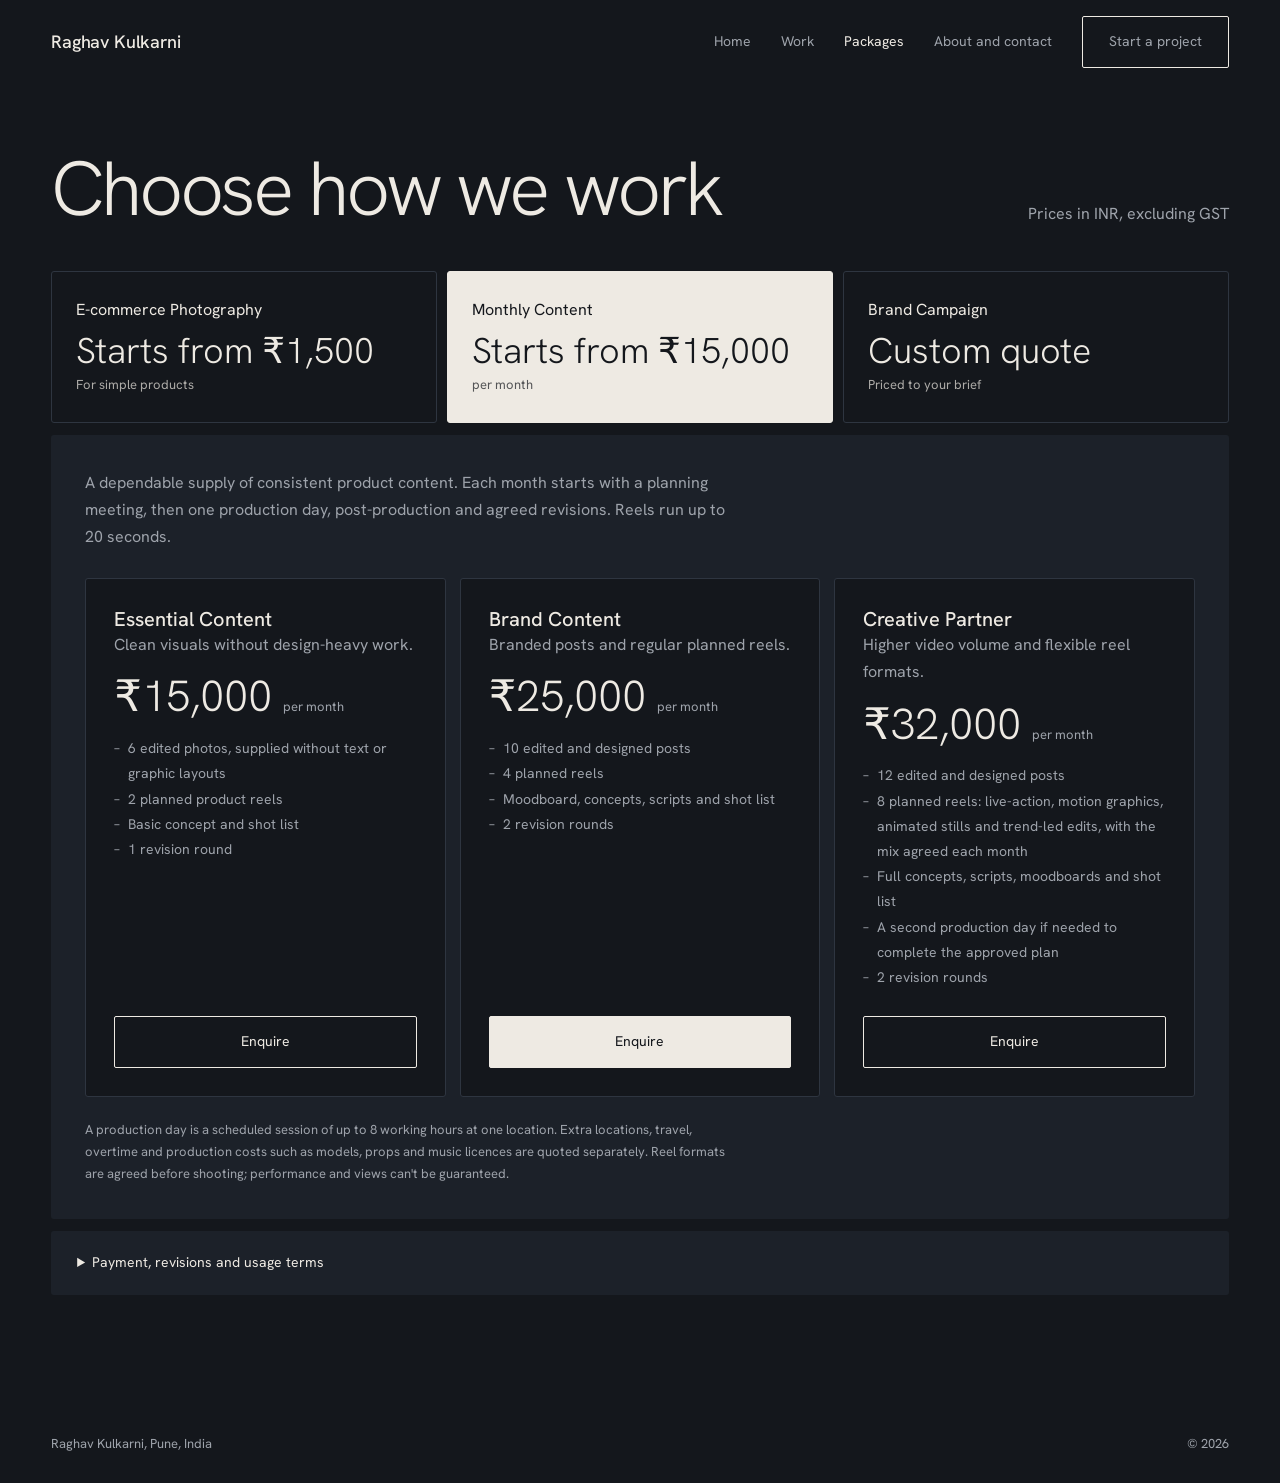
<file: packages.html>
<!DOCTYPE html><html lang="en"><head><meta charset="UTF-8"><meta name="viewport" content="width=device-width,initial-scale=1"><meta name="theme-color" content="#14171C"><link rel="icon" type="image/png" href="logo.png?v=1"><link rel="apple-touch-icon" href="logo.png?v=1"><script>document.documentElement.className="js"</script><link rel="preconnect" href="https://fonts.googleapis.com"><link rel="preconnect" href="https://fonts.gstatic.com" crossorigin><link href="https://fonts.googleapis.com/css2?family=Hanken+Grotesk:wght@300;400;500&display=swap" rel="stylesheet"><link rel="stylesheet" href="style.css?v=4"><title>Packages and prices - Raghav Kulkarni, Product Photographer in Pune</title><meta name="description" content="E-commerce photography from ₹1,500, monthly content from ₹15,000 and custom brand campaigns. Prices in INR, excluding GST."><link rel="canonical" href="https://raghavkulkarni.in/packages.html"></head><body><main>
<section class="sec pg"><div class="hd"><h2 data-r>Choose how we work</h2><p>Prices in INR, excluding GST</p></div><div data-r>
<div class="ptabs" role="tablist">
<button role="tab" aria-selected="false" data-p="pkgEcom">E-commerce Photography<b>Starts from ₹1,500</b><small>For simple products</small></button>
<button class="on" role="tab" aria-selected="true" data-p="pkgMonthly">Monthly Content<b>Starts from ₹15,000</b><small>per month</small></button>
<button role="tab" aria-selected="false" data-p="pkgCampaign">Brand Campaign<b>Custom quote</b><small>Priced to your brief</small></button></div>

<div class="pan" id="pkgEcom" role="tabpanel" hidden>
<p class="intro">Clean, accurate and consistent photos for online shops, marketplaces and catalogues. These rates are for simple products. Only the angles your product needs are shot, so a two-sided item doesn't pay for four views.</p>
<div class="cols"><div><h4>Rates per product</h4>
<div class="rt"><span>2 angles, 2 edited images</span><span>₹400</span></div><div class="rt"><span>4 angles, 4 edited images</span><span>₹500</span></div><div class="rt"><span>Minimum booking</span><span>₹1,500</span></div>
<ul class="l" style="margin-top:14px"><li>Consistent background, placement, exposure and framing</li><li>Dust and blemish clean-up, colour and exposure correction</li><li>Full-resolution JPEGs, plus web-ready sizes if requested</li><li>File names based on your SKU list</li></ul></div>
<div><h4>Quoted separately</h4><ul class="l"><li>Reflective or intricate jewellery</li><li>Transparent or difficult metal products</li><li>Compositing and heavy retouching</li><li>Clothing on models or mannequins</li><li>Food styling and complex packaging</li><li>Set design, extra creative shots and outside locations</li></ul></div></div>
<p class="note">Rates apply to simple products on a clean white or neutral background. Jewellery, reflective or hard-to-shoot products take more time and are priced differently, so prices can vary. Send a few photos or your product list and I'll quote it. High-volume jobs can also be quoted separately.</p>
<div class="acts"><a class="btn p" data-enq="E-commerce Photography">Enquire</a><a class="btn" href="work.html#ecommerce">See e-commerce work</a></div></div>

<div class="pan" id="pkgMonthly" role="tabpanel">
<p class="intro">A dependable supply of consistent product content. Each month starts with a planning meeting, then one production day, post-production and agreed revisions. Reels run up to 20 seconds.</p>
<div class="tiers">
<div class="tier"><h3>Essential Content</h3><p class="mut">Clean visuals without design-heavy work.</p><div class="pr">₹15,000 <small>per month</small></div><ul class="l"><li>6 edited photos, supplied without text or graphic layouts</li><li>2 planned product reels</li><li>Basic concept and shot list</li><li>1 revision round</li></ul><a class="btn" data-enq="the Essential Content monthly package">Enquire</a></div>
<div class="tier"><h3>Brand Content</h3><p class="mut">Branded posts and regular planned reels.</p><div class="pr">₹25,000 <small>per month</small></div><ul class="l"><li>10 edited and designed posts</li><li>4 planned reels</li><li>Moodboard, concepts, scripts and shot list</li><li>2 revision rounds</li></ul><a class="btn p" data-enq="the Brand Content monthly package">Enquire</a></div>
<div class="tier"><h3>Creative Partner</h3><p class="mut">Higher video volume and flexible reel formats.</p><div class="pr">₹32,000 <small>per month</small></div><ul class="l"><li>12 edited and designed posts</li><li>8 planned reels: live-action, motion graphics, animated stills and trend-led edits, with the mix agreed each month</li><li>Full concepts, scripts, moodboards and shot list</li><li>A second production day if needed to complete the approved plan</li><li>2 revision rounds</li></ul><a class="btn" data-enq="the Creative Partner monthly package">Enquire</a></div></div>
<p class="note">A production day is a scheduled session of up to 8 working hours at one location. Extra locations, travel, overtime and production costs such as models, props and music licences are quoted separately. Reel formats are agreed before shooting; performance and views can't be guaranteed.</p></div>

<div class="pan" id="pkgCampaign" role="tabpanel" hidden>
<p class="intro">Concept-driven advertising for launches, new collections and hero products. There is no fixed package: every campaign is quoted to its brief and can be small or large.</p>
<div class="cols"><div><h4>What a campaign can include</h4><ul class="l"><li>Discovery meeting and campaign briefing</li><li>Custom concept, references and moodboard</li><li>Art direction: palette, backgrounds, styling, props and lighting</li><li>Hero product photography with advanced retouching</li><li>Website banners and ad creatives, where commissioned</li><li>Short product films or reels, when included in the quote</li><li>Original raw photo files and video clips from the shoot</li></ul></div>
<div><h4>What your quote spells out</h4><ul class="l"><li>Number of products and concept complexity</li><li>Image and video deliverables, with sizes and formats</li><li>Shoot days, locations and review rounds</li><li>Models, stylists, sets and props, if needed</li><li>Delivery timeline, any licensing fees and tax</li></ul></div></div>
<div class="acts"><a class="btn p" data-enq="a Brand Campaign">Request a quote</a></div></div>

<details class="terms"><summary>Payment, revisions and usage terms</summary><ul>
<li>Monthly plans are paid 100% in advance for each month.</li>
<li>E-commerce and campaign bookings: a 50% advance confirms the booking, and the balance is due before final high-resolution files are released.</li>
<li>GST and approved production expenses are additional.</li>
<li>A revision round is one consolidated list of reasonable changes from your single point of contact. New concepts and reshoots are quoted separately.</li>
<li>After full payment you may use the final images and reels for your own marketing, website, e-commerce listings, and organic and paid social, worldwide with no end date.</li>
<li>Campaign shoots include the original raw photo files and camera video clips from the shoot, supplied as captured. Edit timelines, working project files, fonts, stock and licensed music are not included.</li>
<li>I may show the work in my portfolio and promotion. Unreleased work is shown only after your launch or with your written approval.</li>
<li>Content creation doesn't include posting, account management or ad spend. A signed quote or written approval overrides this summary.</li></ul></details></div></section>
</main><script src="data.js?v=4"></script><script src="main.js?v=4"></script></body></html>
</file>
<file: style.css>
:root{--bg:#14171C;--mid:#0C1118;--gr:#1C2129;--ln:#2E3540;--tx:#EEEAE3;--st:#9EA3AB;--pp:#E8E4DC;--sky:#7DC3EE;--ds:#1F5F9C;--fd:"Hanken Grotesk",system-ui,sans-serif;--fs:"Hanken Grotesk",system-ui,sans-serif;--e:cubic-bezier(.2,.7,.2,1)}
@view-transition{navigation:auto}
*{margin:0;padding:0;box-sizing:border-box}
html{scroll-behavior:smooth}
body{background:var(--bg);color:var(--tx);font:400 16px/1.7 var(--fs);-webkit-font-smoothing:antialiased;overflow-x:hidden}
body.m{overflow:hidden}
a{color:inherit;text-decoration:none}img{display:block;max-width:100%}button{font:inherit;color:inherit;background:none;border:0;cursor:pointer}
:focus-visible{outline:2px solid var(--sky);outline-offset:3px}
h1,h2{font-family:var(--fd);font-weight:300;line-height:1;letter-spacing:-.04em}
h2{font-size:clamp(40px,6vw,88px)}h3{font-weight:500;font-size:20px;line-height:1.2}
.sec{padding:110px 4vw}.pg{padding-top:150px}.pp{background:var(--pp);color:var(--bg)}.mid{background:var(--mid)}
.hd{display:flex;justify-content:space-between;align-items:flex-end;gap:30px;flex-wrap:wrap;margin-bottom:44px}
.hd p,.mut{color:var(--st)}.acts{display:flex;gap:12px;flex-wrap:wrap;margin-top:30px}
/* nav */
.nav{position:fixed;top:0;left:0;right:0;z-index:40;display:flex;justify-content:space-between;align-items:center;padding:16px 4vw;transition:transform .5s var(--e),background .4s}
.nav.sc{background:rgba(20,23,28,.95)}.nav.hd{transform:translateY(-100%)}.nav>a{font:500 18px var(--fs);letter-spacing:-.01em;position:relative;z-index:61}
.nav nav{display:flex;align-items:center;gap:30px;font-size:14px;color:var(--st)}
.nav nav a:not(.btn):hover,.nav nav a.on{color:var(--tx)}.mb{display:none;position:relative;z-index:61;font-size:14px}
/* buttons */
.btn{position:relative;display:inline-block;overflow:hidden;padding:13px 26px;border:1px solid var(--tx);font-size:14px;border-radius:2px;z-index:0;transition:color .4s,border-color .4s;text-align:center}
.btn:before{content:"";position:absolute;inset:0;background:var(--sky);transform:translateY(101%);transition:transform .45s var(--e);z-index:-1}
.btn:hover:before{transform:none}.btn:hover{color:var(--bg);border-color:var(--sky)}.btn.p{background:var(--tx);color:var(--bg)}
/* reveals */
.js [data-r]{opacity:0;transform:translateY(26px);transition:opacity .9s var(--e) var(--w,0s),transform .9s var(--e) var(--w,0s)}
.js [data-r].in{opacity:1;transform:none}
.rv{overflow:hidden;background:var(--gr)}
.js .rv{opacity:0;clip-path:inset(18% 0 0 0);transition:opacity .9s var(--e) var(--w,0s),clip-path 1.3s var(--e) var(--w,0s)}
.js .rv.in{opacity:1;clip-path:inset(0)}
.rv img{width:100%;height:100%;object-fit:cover;transition:transform 1.4s var(--e) var(--w,0s)}
.js .rv img{transform:scale(1.18)}.js .rv.in img{transform:none}.js .rv.in:hover img{transform:scale(1.045);transition:transform .9s var(--e)}
.mk{display:block;overflow:hidden;padding-bottom:.14em}
.js .mk>span{display:block;transform:translateY(112%);transition:transform 1.2s var(--e) var(--w,0s)}.js.go .mk>span{transform:none}
#intro{position:fixed;inset:0;z-index:100;cursor:pointer}
#intro .pt,#intro .pb{position:absolute;left:0;right:0;background:var(--mid);transition:transform 1s var(--e)}
#intro .pt{top:0;z-index:2}#intro .pb{bottom:0}
#intro.up .pt{transform:translateY(-100%)}#intro.up .pb{transform:translateY(100%)}
.lc{position:absolute;left:0;top:0;width:100%;display:grid;place-items:center}
.il{display:block;height:clamp(60px,12vw,110px);width:auto;max-width:56vw;object-fit:contain;animation:lg .6s var(--e) .05s both}
.if{position:absolute;left:0;top:0;overflow:visible}
.if path{fill:none;stroke:var(--sky);stroke-width:1.5;stroke-dasharray:1;stroke-dashoffset:1;animation:dr 1.3s cubic-bezier(.6,.05,.3,1) .3s forwards}
@keyframes lg{from{opacity:0;transform:scale(.92)}}@keyframes dr{to{stroke-dashoffset:0}}@keyframes fi{from{opacity:0;transform:translateY(14px)}}
/* hero */
.hero{min-height:100vh;padding:130px 4vw 80px}
.hero h1{font-size:clamp(68px,14vw,230px);line-height:.9;letter-spacing:-.05em}
.role{margin-top:26px;font:500 clamp(18px,2.2vw,30px)/1.3 var(--fs)}.hero .l{margin-top:10px;max-width:520px;color:var(--st)}
.tiles{display:grid;grid-template-columns:1.5fr 1fr 1fr .85fr;gap:12px;margin-top:64px;align-items:start}
.tiles a:nth-child(2){margin-top:44px}.tiles a:nth-child(3){margin-top:88px}.tiles a:nth-child(4){margin-top:24px}
.tiles .rv{aspect-ratio:3/4}.tiles span{display:block;margin-top:10px;font-size:13px;color:var(--st);transition:color .3s}.tiles a:hover span{color:var(--sky)}
.stw{font:300 clamp(30px,4.6vw,68px)/1.12 var(--fd);max-width:1100px;letter-spacing:-.03em}
.stw span{opacity:.18;transition:opacity .6s var(--e) calc(var(--i)*40ms)}.stw.in span{opacity:1}
/* grid */
.g{columns:3;column-gap:14px;transition:opacity .25s,transform .25s}.g.out{opacity:0;transform:translateY(12px)}
.g>.rv{break-inside:avoid;margin-bottom:14px;min-height:140px;cursor:zoom-in;border-radius:3px}.g img{height:auto}
.tabs{display:flex;gap:8px;flex-wrap:wrap;margin-bottom:30px}
.tabs button{padding:10px 20px;border:1px solid var(--ln);border-radius:2px;font-size:14px;transition:background .3s,color .3s,border-color .3s}
.tabs button:hover{border-color:var(--sky)}.tabs button.on{background:var(--sky);color:var(--bg);border-color:var(--sky)}
/* film, clients, process */
.film{position:relative;aspect-ratio:16/9;cursor:pointer;border-radius:3px}.film span{position:absolute;z-index:2;left:22px;bottom:20px;background:var(--sky);color:var(--bg);padding:9px 18px;font-size:14px;border-radius:2px}
.mq{overflow:hidden}.mt{display:flex;width:max-content;animation:mq 45s linear infinite}.mq:hover .mt,.mq:focus-within .mt{animation-play-state:paused}
@keyframes mq{to{transform:translateX(-25%)}}
.lg{position:relative;flex:none;width:170px;height:84px;margin-right:16px;background:#fff;border-radius:4px}
.lg img{position:absolute;inset:14px;width:calc(100% - 28px);height:calc(100% - 28px);object-fit:contain}
.lgs{display:grid;grid-template-columns:repeat(6,1fr);gap:12px}.lgs .lg{width:auto;height:auto;aspect-ratio:3/2;margin:0}.lgs .lg:hover{box-shadow:0 0 0 2px var(--ds)}
.steps,.pks,.qs,.tiers{display:grid;grid-template-columns:repeat(3,1fr);gap:14px}.steps{grid-template-columns:repeat(4,1fr);gap:28px}
.steps div{border-top:1px solid var(--ln);padding-top:18px}.steps b{font-size:14px;color:var(--sky);font-weight:400}.steps h3{margin:6px 0 8px}.steps p{font-size:14px;color:var(--st)}
.pk{display:block;padding:30px;background:var(--gr);border:1px solid var(--ln);border-radius:3px;transition:transform .5s var(--e),border-color .4s}.pk:hover{transform:translateY(-6px);border-color:var(--sky)}
.pk b{display:block;font:300 clamp(28px,3vw,40px) var(--fd);margin-top:16px}.pk p{color:var(--st);font-size:14px}
.q{border-top:1px solid var(--ln);padding-top:16px}.q p{font:300 24px/1.3 var(--fd)}.q span{font-size:14px;color:var(--st)}
.cta{background:var(--sky);color:var(--bg);padding:120px 4vw}.cta h2{max-width:1000px}.cta p{margin-top:18px;max-width:520px}
.cta .btn{border-color:var(--bg)}.cta .btn:before{background:var(--bg)}.cta .btn:hover{color:var(--sky);border-color:var(--bg)}.cta .btn.p{background:var(--bg);color:var(--tx)}
/* packages */
.ptabs{display:grid;grid-template-columns:repeat(3,1fr);gap:10px;margin-bottom:12px}
.ptabs button{text-align:left;padding:24px;border:1px solid var(--ln);border-radius:3px;transition:background .4s,border-color .4s}.ptabs button:hover{border-color:var(--sky)}
.ptabs button.on{background:var(--tx);color:var(--bg);border-color:var(--tx)}.ptabs b{display:block;font:300 clamp(26px,2.8vw,38px)/1.1 var(--fd);margin-top:8px}.ptabs small{font-size:13px;opacity:.7}
.pan{padding:34px;background:var(--gr);border-radius:3px}.pan[hidden]{display:none}.pan:not([hidden]){animation:fi .7s var(--e)}.intro{max-width:660px;color:var(--st)}
.tiers{margin-top:28px}.tier{display:flex;flex-direction:column;padding:28px;background:var(--bg);border:1px solid var(--ln);border-radius:3px;transition:transform .5s var(--e),border-color .4s}.tier:hover{transform:translateY(-6px);border-color:var(--sky)}
.tier .pr{font:300 clamp(34px,3.4vw,46px)/1.1 var(--fd);margin-top:14px}.tier .pr small{font:400 13px var(--fs);color:var(--st)}.tier ul{margin:16px 0 26px}.tier .btn{margin-top:auto}
.cols{display:grid;grid-template-columns:1fr 1fr;gap:40px;margin-top:28px}.cols h4{font-weight:500;margin-bottom:6px}
ul.l{list-style:none;color:var(--st);font-size:14px;line-height:1.8}ul.l li{padding-left:14px;position:relative}ul.l li:before{content:"–";position:absolute;left:0}
.rt{display:flex;justify-content:space-between;gap:16px;padding:12px 0;border-bottom:1px solid var(--ln);font-size:14px}
.note{margin-top:22px;max-width:660px;font-size:13px;color:var(--st)}
.terms{margin-top:12px;padding:20px 26px;background:var(--gr);border-radius:3px;font-size:14px;color:var(--st)}.terms summary{cursor:pointer;color:var(--tx)}.terms ul{margin:12px 0 0 18px}
.ab{display:grid;grid-template-columns:.8fr 1.2fr;gap:5vw;align-items:center}.ab .rv{aspect-ratio:4/5}.ab p{margin-top:20px;max-width:560px;color:var(--st)}
.foot{display:flex;justify-content:space-between;gap:16px;padding:28px 4vw;font-size:13px;color:var(--st)}
.lb{position:fixed;inset:0;z-index:90;display:none;align-items:center;justify-content:center;padding:3vw;background:rgba(8,10,13,.97);cursor:zoom-out}
.lb.on{display:flex}.lb img{max-width:94vw;max-height:92vh;width:auto;height:auto}.lb iframe{width:min(1100px,94vw);aspect-ratio:16/9;border:0}
@media(max-width:900px){.tiles{grid-template-columns:1fr 1fr}.tiles a:nth-child(n){margin-top:0}.tiles a:nth-child(even){margin-top:36px}
.pks,.tiers,.cols,.ptabs,.ab,.steps,.qs{grid-template-columns:1fr}.g{columns:2;column-gap:8px}.g>.rv{margin-bottom:8px}.pan{padding:22px}.sec{padding:80px 4vw}}
@media(max-width:800px){.mb{display:block}
.nav nav{position:fixed;inset:0;z-index:60;background:var(--mid);flex-direction:column;justify-content:center;gap:16px;font:300 42px var(--fd);color:var(--tx);clip-path:circle(0 at 100% 0);transition:clip-path .7s var(--e)}
.m .nav nav{clip-path:circle(150% at 100% 0)}.m .nav{transform:none}.nav nav a{opacity:0;transform:translateY(20px);transition:opacity .5s var(--e),transform .5s var(--e)}
.m .nav nav a{opacity:1;transform:none;transition-delay:calc(.2s + var(--i)*.07s)}.nav nav .btn{font:500 15px var(--fs);margin-top:14px}}
@media(prefers-reduced-motion:reduce){*,:before,:after{animation:none!important;transition:none!important;scroll-behavior:auto!important}
.js [data-r],.js .mk>span,.js .rv,.js .rv img{opacity:1!important;transform:none!important;clip-path:none!important}#intro{display:none}.stw span{opacity:1!important}.lg[data-d]{display:none}.mt{flex-wrap:wrap;width:auto}}
@media(max-width:900px){.lgs{grid-template-columns:repeat(3,1fr)}}@media(max-width:520px){.lgs{grid-template-columns:repeat(2,1fr)}}
</file>
